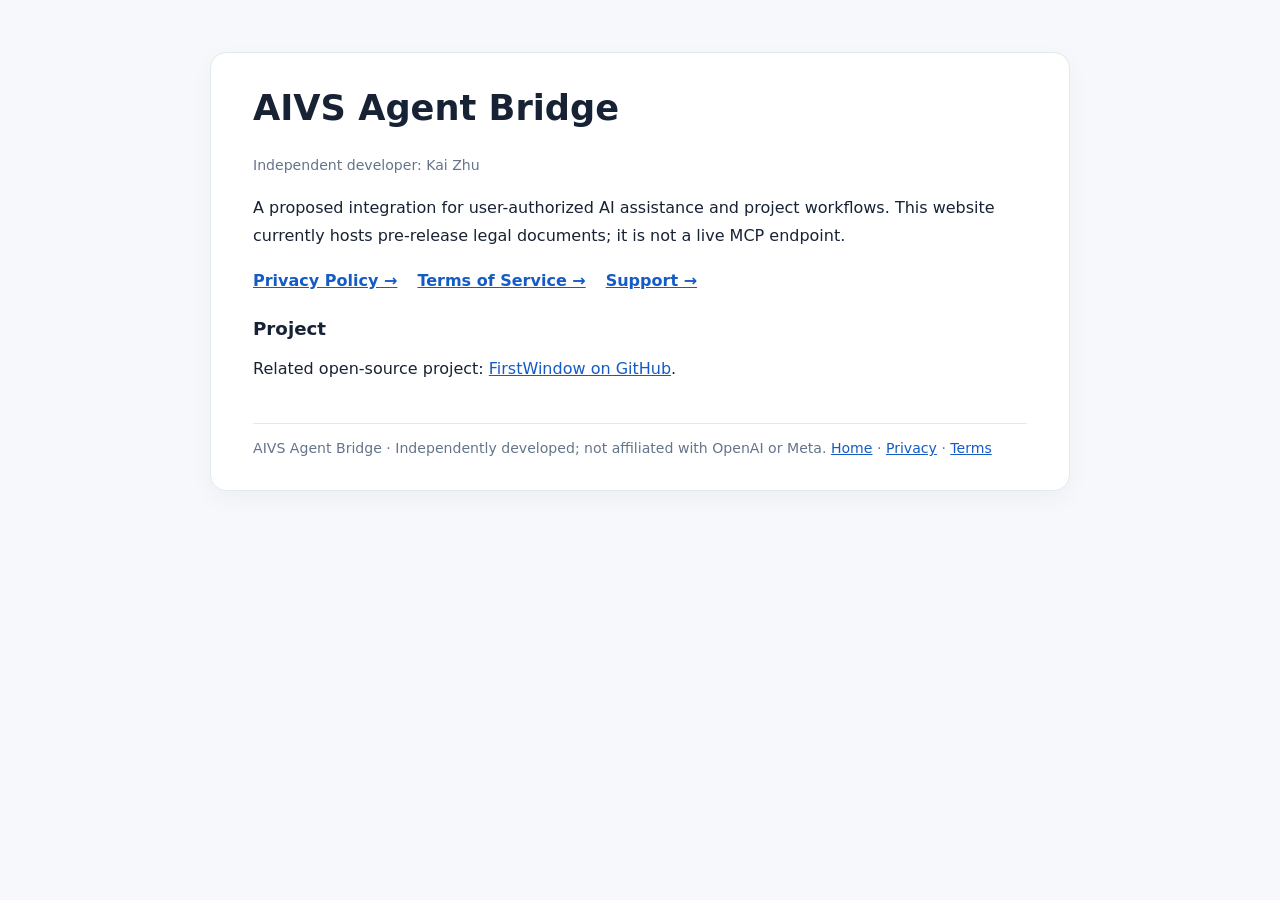
<file: index.html>
<!doctype html>
<html lang="en"><head><meta charset="utf-8"><meta name="viewport" content="width=device-width,initial-scale=1"><meta name="robots" content="index,follow"><title>Legal & Support | AIVS Agent Bridge</title><style>:root{color-scheme:light}*{box-sizing:border-box}body{font-family:system-ui,-apple-system,"Segoe UI",Arial,sans-serif;margin:0;background:#f6f8fc;color:#172334}main{max-width:860px;margin:52px auto;padding:34px 42px;background:white;border:1px solid #e2e8f0;border-radius:16px;box-shadow:0 8px 24px rgba(15,23,42,.04)}h1{font-size:2.2rem;line-height:1.2;margin-top:0}h2{font-size:1.14rem;margin-top:28px}p,li{line-height:1.78}a{color:#155bc5}a:hover{text-decoration:none}.meta,.small{font-size:.88rem;color:#64748b}.notice{padding:14px 16px;background:#f0f5ff;border-left:4px solid #4872ce;border-radius:8px}.links{display:flex;gap:20px;flex-wrap:wrap;margin-top:20px}footer{margin-top:40px;border-top:1px solid #e2e8f0;padding-top:16px;font-size:.88rem;color:#64748b}@media(max-width:640px){main{margin:0;padding:26px 22px;border:0;border-radius:0}}</style></head>
<body><main><h1>AIVS Agent Bridge</h1><p class="meta">Independent developer: Kai Zhu</p><p>A proposed integration for user-authorized AI assistance and project workflows. This website currently hosts pre-release legal documents; it is not a live MCP endpoint.</p><div class="links"><a href="privacy.html"><strong>Privacy Policy →</strong></a><a href="terms.html"><strong>Terms of Service →</strong></a><a href="https://github.com/wookzzz57-beep/first-window/issues"><strong>Support →</strong></a></div><h2>Project</h2><p>Related open-source project: <a href="https://github.com/wookzzz57-beep/first-window">FirstWindow on GitHub</a>.</p><footer>AIVS Agent Bridge · Independently developed; not affiliated with OpenAI or Meta. <a href="index.html">Home</a> · <a href="privacy.html">Privacy</a> · <a href="terms.html">Terms</a></footer></main></body></html>
</file>
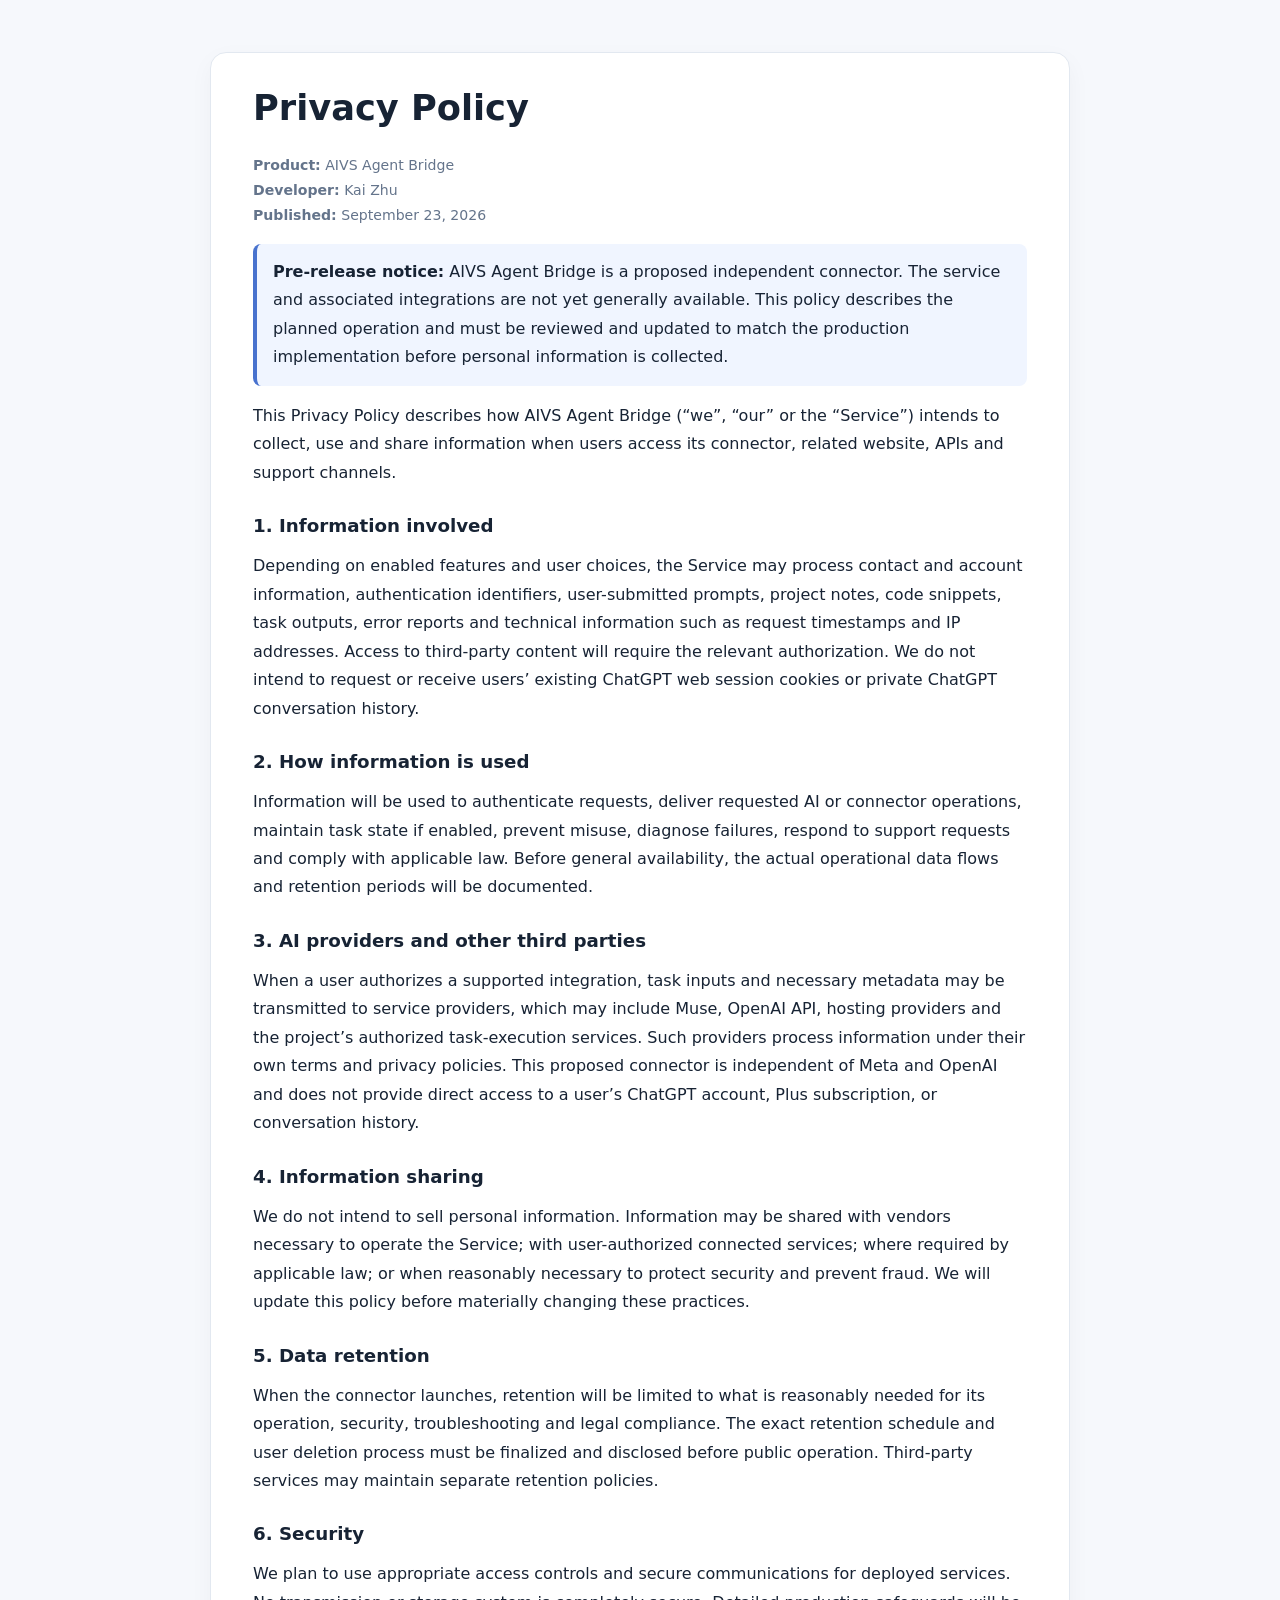
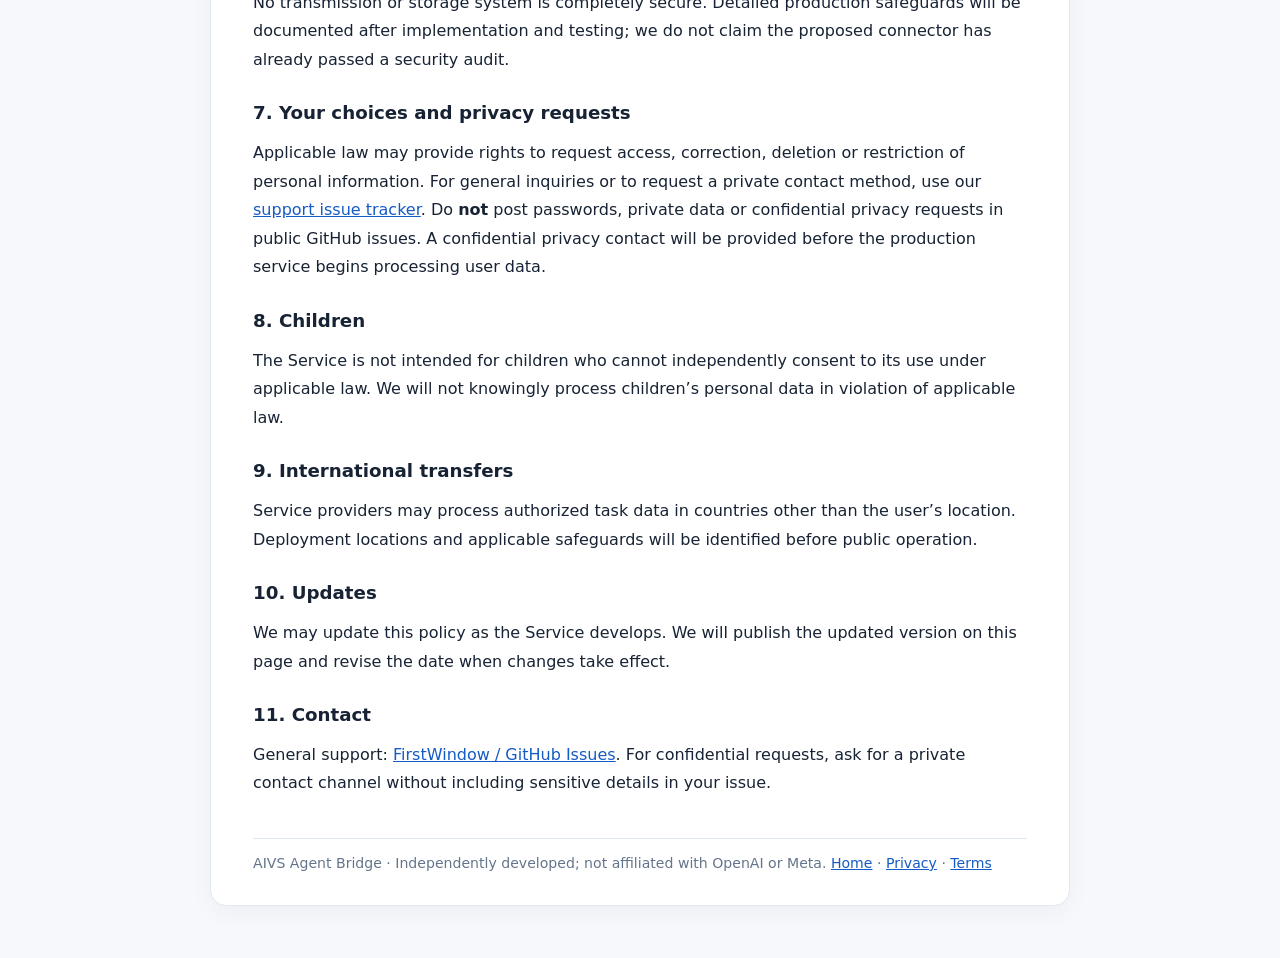
<file: privacy.html>
<!doctype html>
<html lang="en"><head><meta charset="utf-8"><meta name="viewport" content="width=device-width,initial-scale=1"><meta name="robots" content="index,follow"><title>Privacy Policy | AIVS Agent Bridge</title><style>:root{color-scheme:light}*{box-sizing:border-box}body{font-family:system-ui,-apple-system,"Segoe UI",Arial,sans-serif;margin:0;background:#f6f8fc;color:#172334}main{max-width:860px;margin:52px auto;padding:34px 42px;background:white;border:1px solid #e2e8f0;border-radius:16px;box-shadow:0 8px 24px rgba(15,23,42,.04)}h1{font-size:2.2rem;line-height:1.2;margin-top:0}h2{font-size:1.14rem;margin-top:28px}p,li{line-height:1.78}a{color:#155bc5}a:hover{text-decoration:none}.meta,.small{font-size:.88rem;color:#64748b}.notice{padding:14px 16px;background:#f0f5ff;border-left:4px solid #4872ce;border-radius:8px}.links{display:flex;gap:20px;flex-wrap:wrap;margin-top:20px}footer{margin-top:40px;border-top:1px solid #e2e8f0;padding-top:16px;font-size:.88rem;color:#64748b}@media(max-width:640px){main{margin:0;padding:26px 22px;border:0;border-radius:0}}</style></head>
<body><main><h1>Privacy Policy</h1>
<p class="meta"><strong>Product:</strong> AIVS Agent Bridge<br><strong>Developer:</strong> Kai Zhu<br><strong>Published:</strong> September 23, 2026</p>
<p class="notice"><strong>Pre-release notice:</strong> AIVS Agent Bridge is a proposed independent connector. The service and associated integrations are not yet generally available. This policy describes the planned operation and must be reviewed and updated to match the production implementation before personal information is collected.</p>
<p>This Privacy Policy describes how AIVS Agent Bridge (“we”, “our” or the “Service”) intends to collect, use and share information when users access its connector, related website, APIs and support channels.</p>
<h2>1. Information involved</h2>
<p>Depending on enabled features and user choices, the Service may process contact and account information, authentication identifiers, user-submitted prompts, project notes, code snippets, task outputs, error reports and technical information such as request timestamps and IP addresses. Access to third-party content will require the relevant authorization. We do not intend to request or receive users’ existing ChatGPT web session cookies or private ChatGPT conversation history.</p>
<h2>2. How information is used</h2>
<p>Information will be used to authenticate requests, deliver requested AI or connector operations, maintain task state if enabled, prevent misuse, diagnose failures, respond to support requests and comply with applicable law. Before general availability, the actual operational data flows and retention periods will be documented.</p>
<h2>3. AI providers and other third parties</h2>
<p>When a user authorizes a supported integration, task inputs and necessary metadata may be transmitted to service providers, which may include Muse, OpenAI API, hosting providers and the project’s authorized task-execution services. Such providers process information under their own terms and privacy policies. This proposed connector is independent of Meta and OpenAI and does not provide direct access to a user’s ChatGPT account, Plus subscription, or conversation history.</p>
<h2>4. Information sharing</h2>
<p>We do not intend to sell personal information. Information may be shared with vendors necessary to operate the Service; with user-authorized connected services; where required by applicable law; or when reasonably necessary to protect security and prevent fraud. We will update this policy before materially changing these practices.</p>
<h2>5. Data retention</h2>
<p>When the connector launches, retention will be limited to what is reasonably needed for its operation, security, troubleshooting and legal compliance. The exact retention schedule and user deletion process must be finalized and disclosed before public operation. Third-party services may maintain separate retention policies.</p>
<h2>6. Security</h2>
<p>We plan to use appropriate access controls and secure communications for deployed services. No transmission or storage system is completely secure. Detailed production safeguards will be documented after implementation and testing; we do not claim the proposed connector has already passed a security audit.</p>
<h2>7. Your choices and privacy requests</h2>
<p>Applicable law may provide rights to request access, correction, deletion or restriction of personal information. For general inquiries or to request a private contact method, use our <a href="https://github.com/wookzzz57-beep/first-window/issues">support issue tracker</a>. Do <strong>not</strong> post passwords, private data or confidential privacy requests in public GitHub issues. A confidential privacy contact will be provided before the production service begins processing user data.</p>
<h2>8. Children</h2>
<p>The Service is not intended for children who cannot independently consent to its use under applicable law. We will not knowingly process children’s personal data in violation of applicable law.</p>
<h2>9. International transfers</h2>
<p>Service providers may process authorized task data in countries other than the user’s location. Deployment locations and applicable safeguards will be identified before public operation.</p>
<h2>10. Updates</h2>
<p>We may update this policy as the Service develops. We will publish the updated version on this page and revise the date when changes take effect.</p>
<h2>11. Contact</h2>
<p>General support: <a href="https://github.com/wookzzz57-beep/first-window/issues">FirstWindow / GitHub Issues</a>. For confidential requests, ask for a private contact channel without including sensitive details in your issue.</p><footer>AIVS Agent Bridge · Independently developed; not affiliated with OpenAI or Meta. <a href="index.html">Home</a> · <a href="privacy.html">Privacy</a> · <a href="terms.html">Terms</a></footer></main></body></html>
</file>
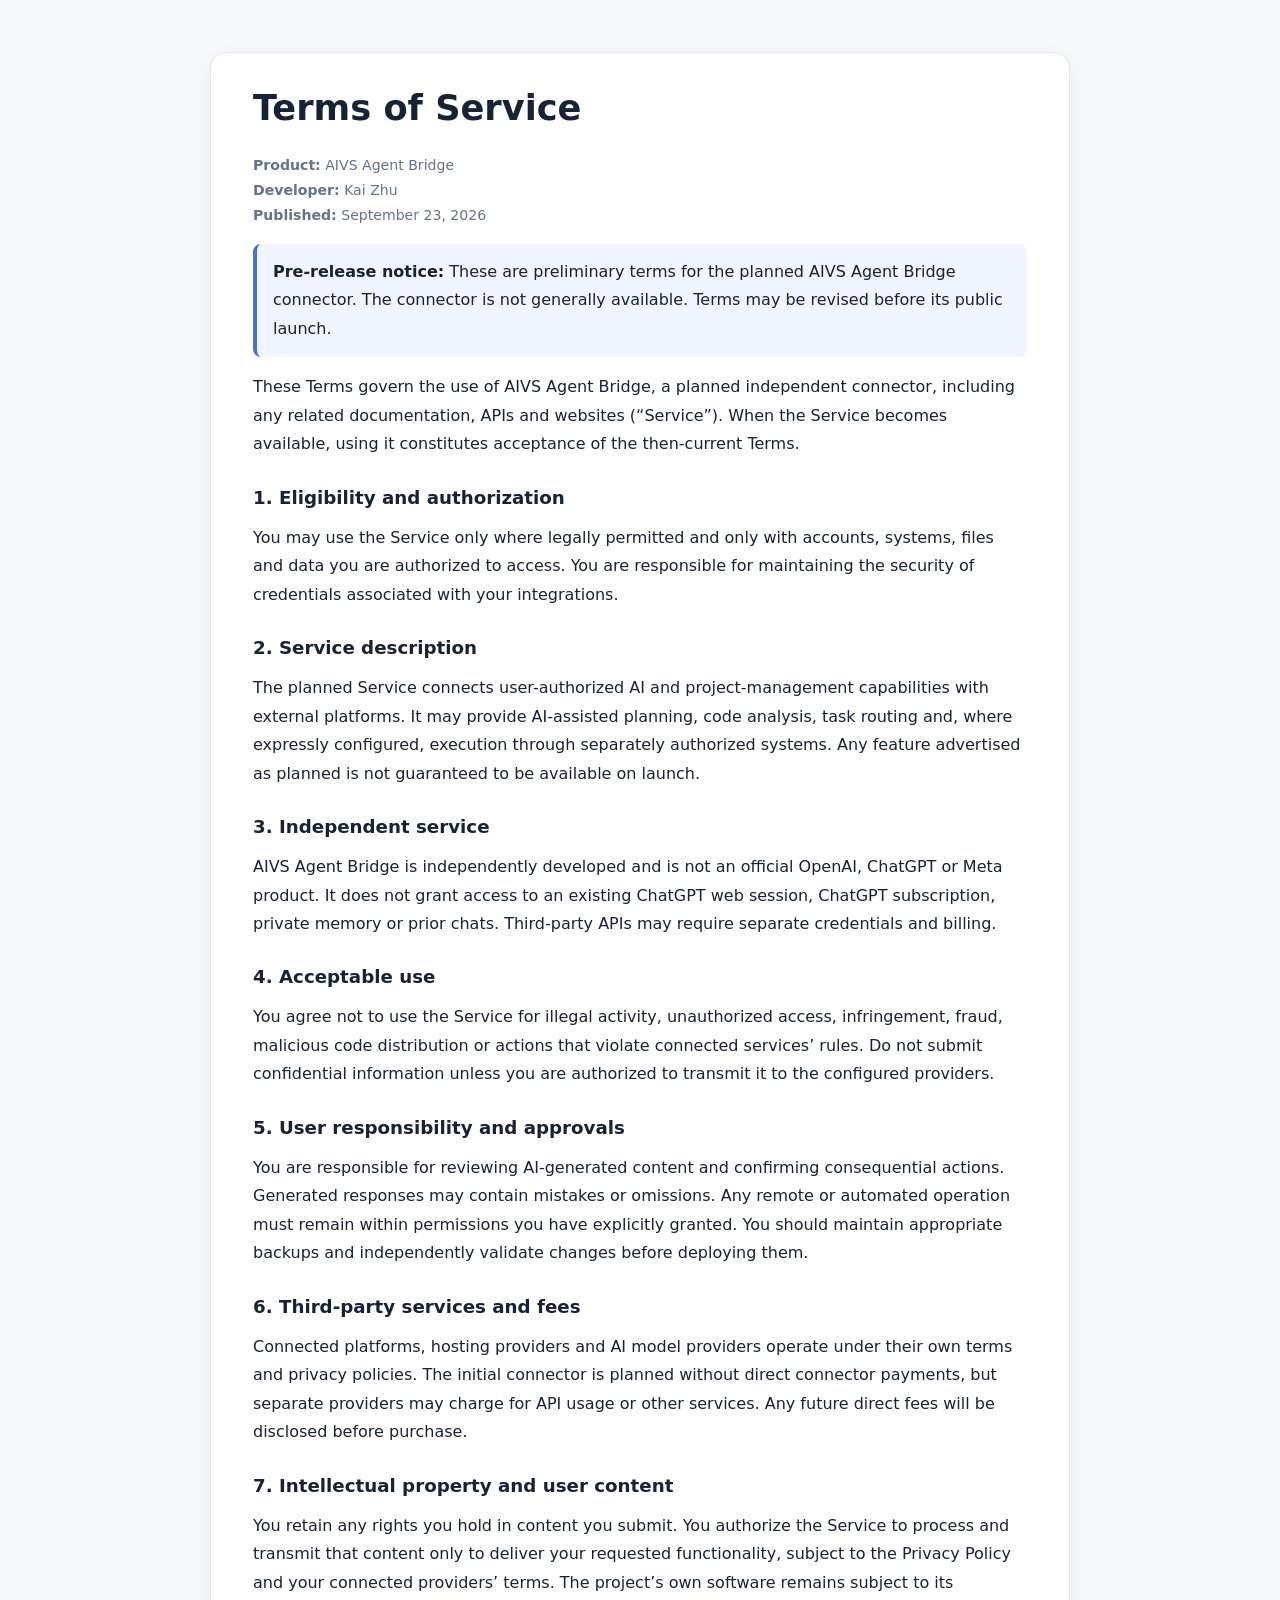
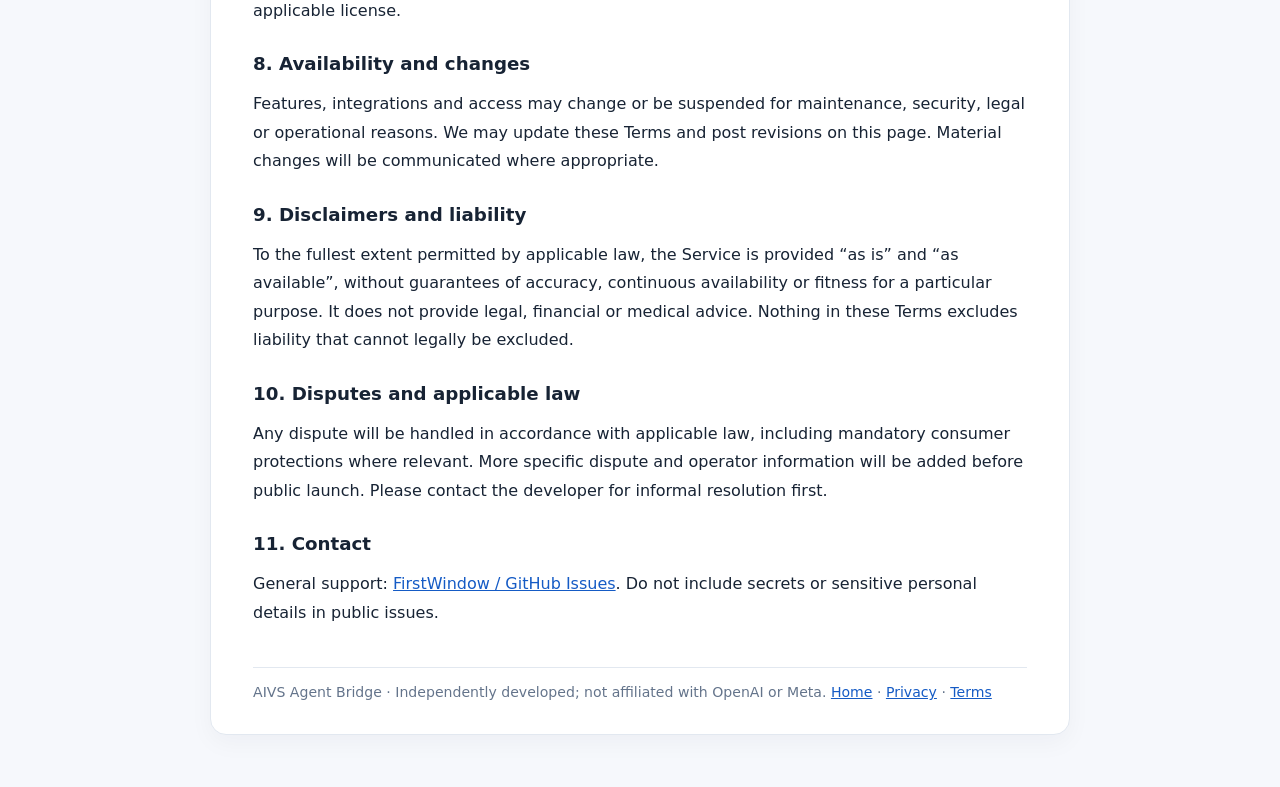
<file: terms.html>
<!doctype html>
<html lang="en"><head><meta charset="utf-8"><meta name="viewport" content="width=device-width,initial-scale=1"><meta name="robots" content="index,follow"><title>Terms of Service | AIVS Agent Bridge</title><style>:root{color-scheme:light}*{box-sizing:border-box}body{font-family:system-ui,-apple-system,"Segoe UI",Arial,sans-serif;margin:0;background:#f6f8fc;color:#172334}main{max-width:860px;margin:52px auto;padding:34px 42px;background:white;border:1px solid #e2e8f0;border-radius:16px;box-shadow:0 8px 24px rgba(15,23,42,.04)}h1{font-size:2.2rem;line-height:1.2;margin-top:0}h2{font-size:1.14rem;margin-top:28px}p,li{line-height:1.78}a{color:#155bc5}a:hover{text-decoration:none}.meta,.small{font-size:.88rem;color:#64748b}.notice{padding:14px 16px;background:#f0f5ff;border-left:4px solid #4872ce;border-radius:8px}.links{display:flex;gap:20px;flex-wrap:wrap;margin-top:20px}footer{margin-top:40px;border-top:1px solid #e2e8f0;padding-top:16px;font-size:.88rem;color:#64748b}@media(max-width:640px){main{margin:0;padding:26px 22px;border:0;border-radius:0}}</style></head>
<body><main><h1>Terms of Service</h1>
<p class="meta"><strong>Product:</strong> AIVS Agent Bridge<br><strong>Developer:</strong> Kai Zhu<br><strong>Published:</strong> September 23, 2026</p>
<p class="notice"><strong>Pre-release notice:</strong> These are preliminary terms for the planned AIVS Agent Bridge connector. The connector is not generally available. Terms may be revised before its public launch.</p>
<p>These Terms govern the use of AIVS Agent Bridge, a planned independent connector, including any related documentation, APIs and websites (“Service”). When the Service becomes available, using it constitutes acceptance of the then-current Terms.</p>
<h2>1. Eligibility and authorization</h2>
<p>You may use the Service only where legally permitted and only with accounts, systems, files and data you are authorized to access. You are responsible for maintaining the security of credentials associated with your integrations.</p>
<h2>2. Service description</h2>
<p>The planned Service connects user-authorized AI and project-management capabilities with external platforms. It may provide AI-assisted planning, code analysis, task routing and, where expressly configured, execution through separately authorized systems. Any feature advertised as planned is not guaranteed to be available on launch.</p>
<h2>3. Independent service</h2>
<p>AIVS Agent Bridge is independently developed and is not an official OpenAI, ChatGPT or Meta product. It does not grant access to an existing ChatGPT web session, ChatGPT subscription, private memory or prior chats. Third-party APIs may require separate credentials and billing.</p>
<h2>4. Acceptable use</h2>
<p>You agree not to use the Service for illegal activity, unauthorized access, infringement, fraud, malicious code distribution or actions that violate connected services’ rules. Do not submit confidential information unless you are authorized to transmit it to the configured providers.</p>
<h2>5. User responsibility and approvals</h2>
<p>You are responsible for reviewing AI-generated content and confirming consequential actions. Generated responses may contain mistakes or omissions. Any remote or automated operation must remain within permissions you have explicitly granted. You should maintain appropriate backups and independently validate changes before deploying them.</p>
<h2>6. Third-party services and fees</h2>
<p>Connected platforms, hosting providers and AI model providers operate under their own terms and privacy policies. The initial connector is planned without direct connector payments, but separate providers may charge for API usage or other services. Any future direct fees will be disclosed before purchase.</p>
<h2>7. Intellectual property and user content</h2>
<p>You retain any rights you hold in content you submit. You authorize the Service to process and transmit that content only to deliver your requested functionality, subject to the Privacy Policy and your connected providers’ terms. The project’s own software remains subject to its applicable license.</p>
<h2>8. Availability and changes</h2>
<p>Features, integrations and access may change or be suspended for maintenance, security, legal or operational reasons. We may update these Terms and post revisions on this page. Material changes will be communicated where appropriate.</p>
<h2>9. Disclaimers and liability</h2>
<p>To the fullest extent permitted by applicable law, the Service is provided “as is” and “as available”, without guarantees of accuracy, continuous availability or fitness for a particular purpose. It does not provide legal, financial or medical advice. Nothing in these Terms excludes liability that cannot legally be excluded.</p>
<h2>10. Disputes and applicable law</h2>
<p>Any dispute will be handled in accordance with applicable law, including mandatory consumer protections where relevant. More specific dispute and operator information will be added before public launch. Please contact the developer for informal resolution first.</p>
<h2>11. Contact</h2>
<p>General support: <a href="https://github.com/wookzzz57-beep/first-window/issues">FirstWindow / GitHub Issues</a>. Do not include secrets or sensitive personal details in public issues.</p><footer>AIVS Agent Bridge · Independently developed; not affiliated with OpenAI or Meta. <a href="index.html">Home</a> · <a href="privacy.html">Privacy</a> · <a href="terms.html">Terms</a></footer></main></body></html>
</file>
